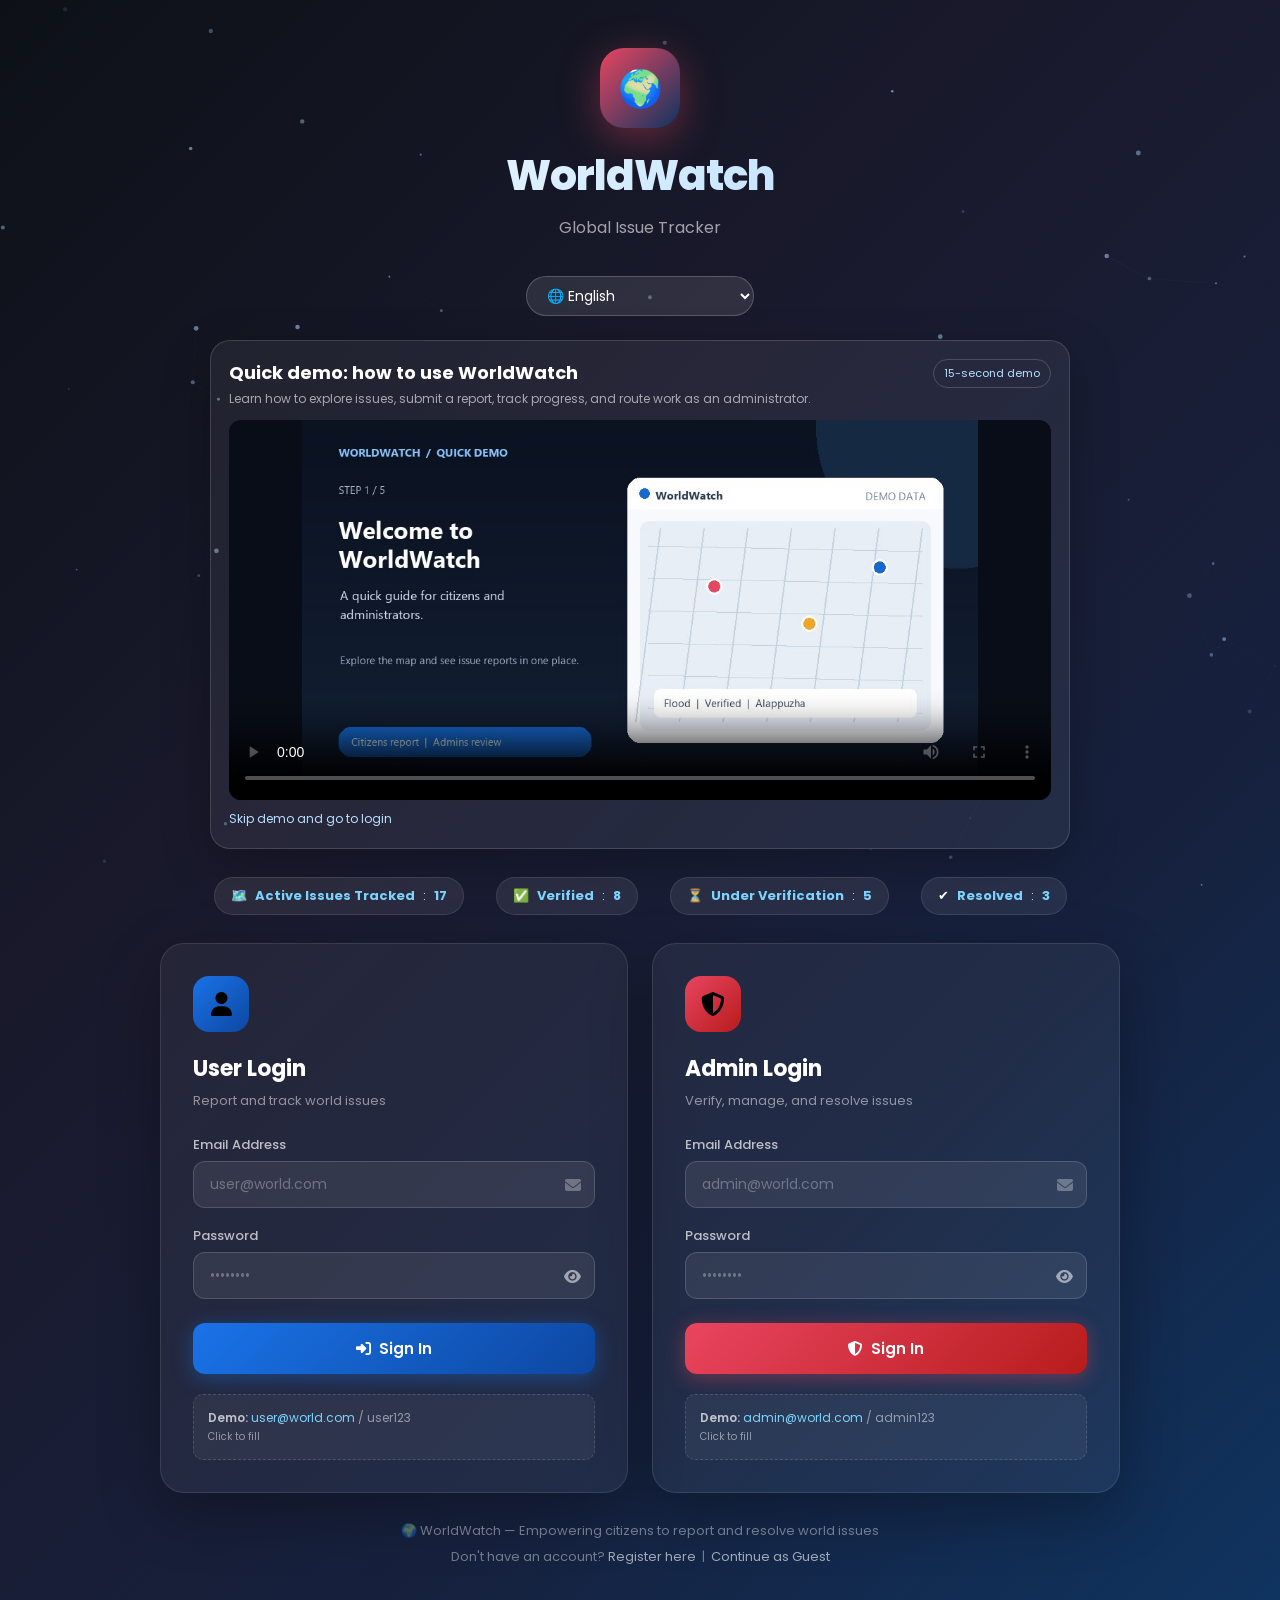
<file: index.html>
<!DOCTYPE html>
<html lang="en">
<head>
  <meta charset="UTF-8">
  <meta name="viewport" content="width=device-width, initial-scale=1.0">
  <title>WorldWatch – Global Issue Tracker | Login</title>
  <link rel="preconnect" href="https://fonts.googleapis.com">
  <link href="https://fonts.googleapis.com/css2?family=Poppins:wght@300;400;500;600;700;800;900&display=swap" rel="stylesheet">
  <link rel="stylesheet" href="https://cdnjs.cloudflare.com/ajax/libs/font-awesome/6.5.0/css/all.min.css">
  <style>
    :root {
      --primary: #1a73e8;
      --secondary: #4a148c;
      --accent: #e94560;
      --font: 'Poppins', sans-serif;
    }
    * { box-sizing: border-box; margin: 0; padding: 0; }
    body {
      font-family: var(--font);
      min-height: 100vh;
      background: linear-gradient(135deg, #0d1117 0%, #1a1a2e 40%, #16213e 70%, #0f3460 100%);
      display: flex;
      flex-direction: column;
      align-items: center;
      justify-content: center;
      position: relative;
      overflow-x: hidden;
      overflow-y: auto;
      padding: 28px 0;
    }
    canvas#particles {
      position: fixed;
      top: 0; left: 0;
      width: 100%; height: 100%;
      z-index: 0;
      pointer-events: none;
    }
    .login-wrapper {
      position: relative;
      z-index: 10;
      width: 100%;
      max-width: 1000px;
      padding: 20px;
    }

    /* Header */
    .login-header {
      text-align: center;
      margin-bottom: 36px;
      animation: fadeInDown 0.8s ease-out;
    }
    .logo-circle {
      width: 80px;
      height: 80px;
      background: linear-gradient(135deg, #e94560, #0f3460);
      border-radius: 24px;
      display: flex;
      align-items: center;
      justify-content: center;
      font-size: 36px;
      margin: 0 auto 16px;
      box-shadow: 0 10px 40px rgba(233,69,96,0.4);
      animation: float 3s ease-in-out infinite;
    }
    .login-title {
      font-size: 42px;
      font-weight: 800;
      background: linear-gradient(135deg, #fff, #a8d8ff);
      -webkit-background-clip: text;
      -webkit-text-fill-color: transparent;
      background-clip: text;
      letter-spacing: -1px;
    }
    .tagline-rotator {
      font-size: 16px;
      color: rgba(255,255,255,0.6);
      margin-top: 8px;
      min-height: 24px;
      transition: all 0.5s ease;
    }

    /* Language selector */
    .lang-bar {
      display: flex;
      justify-content: center;
      margin-bottom: 24px;
      animation: fadeIn 1s ease-out 0.3s both;
    }
    .lang-bar select {
      background: rgba(255,255,255,0.1);
      border: 1px solid rgba(255,255,255,0.2);
      color: #fff;
      font-family: var(--font);
      font-size: 14px;
      padding: 8px 16px;
      border-radius: 20px;
      cursor: pointer;
      backdrop-filter: blur(10px);
    }
    .lang-bar select option { background: #1a1a2e; color: #fff; }

    /* Login Cards Grid */
    .login-cards {
      display: grid;
      grid-template-columns: 1fr 1fr;
      gap: 24px;
      animation: slideInUp 0.8s ease-out 0.2s both;
    }
    @media (max-width: 700px) {
      .login-cards { grid-template-columns: 1fr; }
      .login-title { font-size: 28px; }
    }

    .login-card {
      background: rgba(255,255,255,0.05);
      border: 1px solid rgba(255,255,255,0.1);
      border-radius: 24px;
      padding: 32px;
      backdrop-filter: blur(20px);
      box-shadow: 0 20px 60px rgba(0,0,0,0.3);
      transition: transform 0.3s ease, box-shadow 0.3s ease;
    }
    .login-card:hover {
      transform: translateY(-6px);
      box-shadow: 0 30px 80px rgba(0,0,0,0.4);
    }

    .card-icon {
      width: 56px;
      height: 56px;
      border-radius: 16px;
      display: flex;
      align-items: center;
      justify-content: center;
      font-size: 24px;
      margin-bottom: 20px;
    }
    .card-icon.user { background: linear-gradient(135deg, #1a73e8, #0d47a1); }
    .card-icon.admin { background: linear-gradient(135deg, #e94560, #b71c1c); }

    .card-title {
      font-size: 22px;
      font-weight: 700;
      color: #fff;
      margin-bottom: 6px;
    }
    .card-subtitle {
      font-size: 13px;
      color: rgba(255,255,255,0.5);
      margin-bottom: 24px;
    }

    .form-group { margin-bottom: 18px; }
    .form-label {
      display: block;
      font-size: 13px;
      font-weight: 500;
      color: rgba(255,255,255,0.7);
      margin-bottom: 6px;
    }
    .form-input {
      width: 100%;
      padding: 12px 16px;
      background: rgba(255,255,255,0.08);
      border: 1px solid rgba(255,255,255,0.15);
      border-radius: 12px;
      color: #fff;
      font-family: var(--font);
      font-size: 14px;
      transition: all 0.3s ease;
    }
    .form-input:focus {
      outline: none;
      border-color: rgba(26,115,232,0.7);
      background: rgba(255,255,255,0.12);
      box-shadow: 0 0 0 3px rgba(26,115,232,0.2);
    }
    .form-input::placeholder { color: rgba(255,255,255,0.3); }

    .input-wrapper {
      position: relative;
    }
    .input-wrapper > i {
      position: absolute;
      right: 14px;
      top: 50%;
      transform: translateY(-50%);
      color: rgba(255,255,255,0.3);
      cursor: pointer;
    }
    .input-wrapper input { padding-right: 42px; }

    .error-msg {
      color: #ff6b6b;
      font-size: 12px;
      margin-top: 6px;
      display: none;
    }

    .btn-login {
      width: 100%;
      padding: 14px;
      border: none;
      border-radius: 12px;
      font-family: var(--font);
      font-size: 15px;
      font-weight: 600;
      cursor: pointer;
      transition: all 0.3s ease;
      display: flex;
      align-items: center;
      justify-content: center;
      gap: 8px;
      margin-top: 24px;
    }
    .btn-login.user {
      background: linear-gradient(135deg, #1a73e8, #0d47a1);
      color: #fff;
      box-shadow: 0 4px 20px rgba(26,115,232,0.4);
    }
    .btn-login.admin {
      background: linear-gradient(135deg, #e94560, #b71c1c);
      color: #fff;
      box-shadow: 0 4px 20px rgba(233,69,96,0.4);
    }
    .btn-login:hover {
      transform: translateY(-2px);
      box-shadow: 0 8px 30px rgba(0,0,0,0.3);
    }
    .btn-login:active { transform: translateY(0); }

    /* Demo credentials */
    .demo-box {
      margin-top: 20px;
      padding: 14px;
      background: rgba(255,255,255,0.05);
      border: 1px dashed rgba(255,255,255,0.15);
      border-radius: 10px;
      font-size: 12px;
      color: rgba(255,255,255,0.5);
    }
    .demo-box strong { color: rgba(255,255,255,0.7); font-weight: 600; }
    .demo-box span { color: #7dd3fc; cursor: pointer; }
    .demo-box span:hover { color: #fff; }

    /* Footer */
    .login-footer {
      text-align: center;
      margin-top: 28px;
      color: rgba(255,255,255,0.4);
      font-size: 13px;
      animation: fadeIn 1s ease-out 0.5s both;
    }
    .login-footer a { color: rgba(255,255,255,0.6); text-decoration: none; }
    .login-footer a:hover { color: #fff; }

    /* Issue Stats Banner */
    .stats-banner {
      display: flex;
      justify-content: center;
      gap: 32px;
      margin-bottom: 28px;
      flex-wrap: wrap;
      animation: fadeIn 1s ease-out 0.4s both;
    }
    .stat-pill {
      display: flex;
      align-items: center;
      gap: 8px;
      background: rgba(255,255,255,0.08);
      border: 1px solid rgba(255,255,255,0.1);
      border-radius: 20px;
      padding: 8px 16px;
      color: #fff;
      font-size: 13px;
    }
    .stat-pill span { font-weight: 700; color: #7dd3fc; }

    .login-tutorial {
      max-width: 860px;
      margin: 0 auto 28px;
      padding: 18px;
      border: 1px solid rgba(255,255,255,0.14);
      border-radius: 20px;
      background: rgba(255,255,255,0.06);
      box-shadow: 0 16px 48px rgba(0,0,0,0.25);
      animation: fadeIn 0.8s ease-out 0.35s both;
    }
    .tutorial-heading {
      display: flex;
      align-items: flex-start;
      justify-content: space-between;
      gap: 16px;
      margin-bottom: 12px;
    }
    .tutorial-heading h2 { color: #fff; font-size: 18px; font-weight: 700; }
    .tutorial-heading p { margin-top: 4px; color: rgba(255,255,255,0.6); font-size: 12px; }
    .tutorial-duration {
      flex-shrink: 0;
      padding: 5px 10px;
      border: 1px solid rgba(255,255,255,0.18);
      border-radius: 20px;
      color: #b9dfff;
      font-size: 11px;
    }
    .login-tutorial video {
      display: block;
      width: 100%;
      max-height: 380px;
      border-radius: 12px;
      background: #080d17;
    }
    .tutorial-skip { display: inline-block; margin-top: 10px; color: #b9dfff; font-size: 12px; text-decoration: none; }
    .tutorial-skip:hover { color: #fff; text-decoration: underline; }
    @media (max-width: 700px) {
      .login-tutorial { padding: 14px; }
      .tutorial-heading h2 { font-size: 16px; }
    }

    @keyframes fadeInDown {
      from { opacity: 0; transform: translateY(-30px); }
      to { opacity: 1; transform: translateY(0); }
    }
    @keyframes slideInUp {
      from { opacity: 0; transform: translateY(40px); }
      to { opacity: 1; transform: translateY(0); }
    }
    @keyframes fadeIn {
      from { opacity: 0; }
      to { opacity: 1; }
    }
    @keyframes float {
      0%, 100% { transform: translateY(0) rotate(0deg); }
      33% { transform: translateY(-8px) rotate(2deg); }
      66% { transform: translateY(-4px) rotate(-2deg); }
    }

    .spinner {
      width: 20px; height: 20px;
      border: 2px solid rgba(255,255,255,0.3);
      border-top-color: #fff;
      border-radius: 50%;
      animation: spin 0.8s linear infinite;
      display: none;
    }
    @keyframes spin { to { transform: rotate(360deg); } }
    .btn-login:disabled { cursor: wait; opacity: 0.75; }
    .error-msg[role="alert"] { line-height: 1.5; }
    .demo-box button {
      padding: 0;
      border: 0;
      background: none;
      color: #7dd3fc;
      font: inherit;
      cursor: pointer;
    }
    .demo-box button:hover { color: #fff; }
    .password-toggle {
      border: 0;
      padding: 8px;
      background: transparent;
      font-size: 15px;
    }
    .input-wrapper .password-toggle {
      position: absolute;
      top: 50%;
      right: 6px;
      transform: translateY(-50%);
      color: rgba(255,255,255,0.55);
      cursor: pointer;
    }
    .register-dialog {
      width: min(440px, calc(100% - 32px));
      max-height: calc(100vh - 32px);
      overflow-y: auto;
      margin: auto;
      padding: 28px;
      color: #fff;
      background: #171d2d;
      border: 1px solid rgba(255,255,255,0.18);
      border-radius: 20px;
      box-shadow: 0 24px 80px rgba(0,0,0,0.5);
    }
    .register-dialog::backdrop { background: rgba(3,8,18,0.78); backdrop-filter: blur(5px); }
    .register-dialog h2 { margin-bottom: 6px; }
    .register-dialog p { margin-bottom: 20px; color: rgba(255,255,255,0.65); font-size: 13px; }
    .register-actions { display: flex; gap: 12px; margin-top: 20px; }
    .register-actions button {
      flex: 1;
      padding: 11px 14px;
      border: 1px solid rgba(255,255,255,0.2);
      border-radius: 10px;
      color: #fff;
      background: rgba(255,255,255,0.08);
      font: inherit;
      cursor: pointer;
    }
    .register-actions button[type="submit"] {
      border: 0;
      background: linear-gradient(135deg, #1a73e8, #0d47a1);
    }
    @media (max-height: 760px) {
      body { align-items: flex-start; }
      .login-wrapper { margin: auto; }
    }
  </style>
</head>
<body>
<canvas id="particles"></canvas>

<div class="login-wrapper">
  <!-- Header -->
  <div class="login-header">
    <div class="logo-circle">🌍</div>
    <div class="login-title">WorldWatch</div>
    <div class="tagline-rotator" id="taglineRotator" data-i18n="tagline">Global Issue Tracker</div>
  </div>

  <!-- Language Selector -->
  <div class="lang-bar">
    <select id="langSelector" aria-label="Choose language" onchange="changeLang(this.value)">
      <option value="en">🌐 English</option>
      <option value="kn">🇮🇳 ಕನ್ನಡ (Kannada)</option>
      <option value="hi">🇮🇳 हिन्दी (Hindi)</option>
      <option value="te">🇮🇳 తెలుగు (Telugu)</option>
      <option value="ta">🇮🇳 தமிழ் (Tamil)</option>
      <option value="mr">🇮🇳 मराठी (Marathi)</option>
      <option value="ml">🇮🇳 മലയാളം (Malayalam)</option>
      <option value="od">🇮🇳 ଓଡ଼ିଆ (Odia)</option>
      <option value="bn">🇮🇳 বাংলা (Bengali)</option>
    </select>
  </div>

  <section class="login-tutorial" aria-labelledby="tutorialTitle">
    <div class="tutorial-heading">
      <div>
        <h2 id="tutorialTitle" data-i18n="tutorialTitle">Quick demo: how to use WorldWatch</h2>
        <p data-i18n="tutorialDesc">Learn how to explore issues, submit a report, track progress, and route work as an administrator.</p>
      </div>
      <span class="tutorial-duration" data-i18n="tutorialDuration">15-second demo</span>
    </div>
    <video controls playsinline preload="metadata" poster="tutorial-poster.jpg" aria-label="WorldWatch application tutorial video">
      <source src="tutorial.mp4" type="video/mp4">
      Your browser does not support MP4 video. Please use the controls to continue to login.
    </video>
    <a class="tutorial-skip" href="#loginCards" data-i18n="skipDemo">Skip demo and go to login</a>
  </section>

  <!-- Live Stats Banner -->
  <div class="stats-banner">
    <div class="stat-pill">🗺️ <span data-i18n="activeIssuesTracked">Issues Tracked</span>: <span id="statTotal">15</span></div>
    <div class="stat-pill">✅ <span data-i18n="verified">Verified</span>: <span id="statVerified">6</span></div>
    <div class="stat-pill">⏳ <span data-i18n="underReview">Under Review</span>: <span id="statReview">5</span></div>
    <div class="stat-pill">✔ <span data-i18n="resolved">Resolved</span>: <span id="statResolved">3</span></div>
  </div>

  <!-- Login Cards -->
  <div class="login-cards" id="loginCards">
    <!-- User Login -->
    <form class="login-card" id="userLoginForm" novalidate onsubmit="return doLogin(event, 'user')">
      <div class="card-icon user"><i class="fa fa-user"></i></div>
      <div class="card-title" data-i18n="userLogin">User Login</div>
      <div class="card-subtitle" data-i18n="userSubtitle">Report and track world issues</div>

      <div class="form-group">
        <label class="form-label" for="userEmail" data-i18n="email">Email Address</label>
        <div class="input-wrapper">
          <input type="email" class="form-input" id="userEmail" placeholder="user@world.com" autocomplete="username" required>
          <i class="fa fa-envelope"></i>
        </div>
      </div>
      <div class="form-group">
        <label class="form-label" for="userPassword" data-i18n="password">Password</label>
        <div class="input-wrapper">
          <input type="password" class="form-input" id="userPassword" placeholder="••••••••" autocomplete="current-password" required>
          <button class="password-toggle" type="button" aria-label="Show password" aria-pressed="false" id="toggleUserPwd" onclick="togglePwd('userPassword','toggleUserPwd')"><i class="fa fa-eye" aria-hidden="true"></i></button>
        </div>
      </div>
      <div class="error-msg" id="userError" role="alert" aria-live="polite">Invalid credentials. Try user@world.com / user123</div>
      <button class="btn-login user" type="submit">
        <span class="spinner" id="userSpinner"></span>
        <i class="fa fa-sign-in-alt"></i>
        <span data-i18n="loginBtn">Sign In as User</span>
      </button>
      <div class="demo-box">
        <strong>Demo:</strong>
        <button type="button" onclick="fillUser()">user@world.com</button> / user123
        <br><small data-i18n="clickToFill">Click email to auto-fill</small>
      </div>
    </form>

    <!-- Admin Login -->
    <form class="login-card" id="adminLoginForm" novalidate onsubmit="return doLogin(event, 'admin')">
      <div class="card-icon admin"><i class="fa fa-shield-halved"></i></div>
      <div class="card-title" data-i18n="adminLogin">Admin Login</div>
      <div class="card-subtitle" data-i18n="adminSubtitle">Verify, manage, and resolve issues</div>

      <div class="form-group">
        <label class="form-label" for="adminEmail" data-i18n="email">Email Address</label>
        <div class="input-wrapper">
          <input type="email" class="form-input" id="adminEmail" placeholder="admin@world.com" autocomplete="username" required>
          <i class="fa fa-envelope"></i>
        </div>
      </div>
      <div class="form-group">
        <label class="form-label" for="adminPassword" data-i18n="password">Password</label>
        <div class="input-wrapper">
          <input type="password" class="form-input" id="adminPassword" placeholder="••••••••" autocomplete="current-password" required>
          <button class="password-toggle" type="button" aria-label="Show password" aria-pressed="false" id="toggleAdminPwd" onclick="togglePwd('adminPassword','toggleAdminPwd')"><i class="fa fa-eye" aria-hidden="true"></i></button>
        </div>
      </div>
      <div class="error-msg" id="adminError" role="alert" aria-live="polite">Invalid credentials. Try admin@world.com / admin123</div>
      <button class="btn-login admin" type="submit">
        <span class="spinner" id="adminSpinner"></span>
        <i class="fa fa-shield-halved"></i>
        <span data-i18n="loginBtn">Sign In as Admin</span>
      </button>
      <div class="demo-box">
        <strong>Demo:</strong>
        <button type="button" onclick="fillAdmin()">admin@world.com</button> / admin123
        <br><small data-i18n="clickToFill">Click email to auto-fill</small>
      </div>
    </form>
  </div>

  <div class="login-footer">
    <p>🌍 WorldWatch — Empowering citizens to report and resolve world issues</p>
    <p style="margin-top:6px">Don't have an account? <a href="#" onclick="openRegistration(event)">Register here</a> &nbsp;|&nbsp; <a href="dashboard.html" onclick="continueAsGuest(event)">Continue as Guest</a></p>
  </div>
</div>

<dialog class="register-dialog" id="registerDialog" aria-labelledby="registerTitle">
  <h2 id="registerTitle" data-i18n="createAccount">Create an account</h2>
  <p data-i18n="registerPrompt">Register as a WorldWatch user to report and track issues.</p>
  <form id="registerForm" onsubmit="return registerUser(event)">
    <div class="form-group">
      <label class="form-label" for="registerName">Full name</label>
      <input class="form-input" id="registerName" name="name" autocomplete="name" maxlength="80" required>
    </div>
    <div class="form-group">
      <label class="form-label" for="registerEmail">Email address</label>
      <input class="form-input" id="registerEmail" name="email" type="email" autocomplete="email" required>
    </div>
    <div class="form-group">
      <label class="form-label" for="registerPassword">Password (at least 6 characters)</label>
      <input class="form-input" id="registerPassword" name="password" type="password" autocomplete="new-password" minlength="6" required>
    </div>
    <div class="error-msg" id="registerError" role="alert" aria-live="polite"></div>
    <div class="register-actions">
      <button type="button" onclick="closeRegistration()" data-i18n="cancel">Cancel</button>
      <button type="submit" data-i18n="createAccount">Create account</button>
    </div>
  </form>
</dialog>

<script src="translations.js"></script>
<script src="app.js"></script>
<script>
// Particle animation
const canvas = document.getElementById('particles');
const ctx = canvas.getContext('2d');
canvas.width = window.innerWidth;
canvas.height = window.innerHeight;

const particles = Array.from({length: 60}, () => ({
  x: Math.random() * canvas.width,
  y: Math.random() * canvas.height,
  r: Math.random() * 2 + 0.5,
  dx: (Math.random() - 0.5) * 0.5,
  dy: (Math.random() - 0.5) * 0.5,
  alpha: Math.random() * 0.5 + 0.1
}));

function animateParticles() {
  ctx.clearRect(0, 0, canvas.width, canvas.height);
  particles.forEach(p => {
    ctx.beginPath();
    ctx.arc(p.x, p.y, p.r, 0, Math.PI * 2);
    ctx.fillStyle = `rgba(168, 216, 255, ${p.alpha})`;
    ctx.fill();
    p.x += p.dx; p.y += p.dy;
    if (p.x < 0 || p.x > canvas.width) p.dx *= -1;
    if (p.y < 0 || p.y > canvas.height) p.dy *= -1;
  });
  // Draw connecting lines
  for (let i = 0; i < particles.length; i++) {
    for (let j = i+1; j < particles.length; j++) {
      const dist = Math.hypot(particles[i].x - particles[j].x, particles[i].y - particles[j].y);
      if (dist < 120) {
        ctx.beginPath();
        ctx.moveTo(particles[i].x, particles[i].y);
        ctx.lineTo(particles[j].x, particles[j].y);
        ctx.strokeStyle = `rgba(168,216,255,${0.08 * (1 - dist/120)})`;
        ctx.lineWidth = 0.5;
        ctx.stroke();
      }
    }
  }
  requestAnimationFrame(animateParticles);
}
animateParticles();
window.addEventListener('resize', () => {
  canvas.width = window.innerWidth;
  canvas.height = window.innerHeight;
});

// Tagline rotator
const taglines = {
  en: "Global Issue Tracker – Making the World a Safer Place",
  kn: "ಜಾಗತಿಕ ಸಮಸ್ಯೆ ಟ್ರ್ಯಾಕರ್ – ವಿಶ್ವವನ್ನು ಸುರಕ್ಷಿತ ಸ್ಥಳ ಮಾಡುವ ಪ್ರಯಾಸ",
  hi: "वैश्विक समस्या ट्रैकर – दुनिया को सुरक्षित बनाने का प्रयास",
  te: "ప్రపంచ సమస్య ట్రాకర్ – ప్రపంచాన్ని సురక్షితంగా చేద్దాం",
  ta: "உலகளாவிய சிக்கல் கண்காணிப்பு – உலகை பாதுகாப்பானதாக மாற்றுவோம்",
  mr: "जागतिक समस्या ट्रॅकर – जग सुरक्षित करण्याचा प्रयत्न",
  ml: "ആഗോള പ്രശ്ന ട്രാക്കർ – ലോകത്തെ സുരക്ഷിതമാക്കാൻ",
  od: "ବୈଶ୍ୱିକ ସମସ୍ୟା ଟ୍ରାକର – ବିଶ୍ୱକୁ ସୁରକ୍ଷିତ ସ୍ଥାନ ତିଆରି",
  bn: "বৈশ্বিক সমস্যা ট্র্যাকার – বিশ্বকে নিরাপদ করার প্রচেষ্টা"
};
const taglineKeys = Object.keys(taglines);
let taglineIdx = 0;
function rotateTagline() {
  const el = document.getElementById('taglineRotator');
  el.style.opacity = 0;
  setTimeout(() => {
    taglineIdx = (taglineIdx + 1) % taglineKeys.length;
    el.textContent = taglines[taglineKeys[taglineIdx]];
    el.style.opacity = 1;
  }, 500);
}
setInterval(rotateTagline, 3000);

// Load stats
function loadStats() {
  DATA.init();
  const stats = DATA.getStats();
  document.getElementById('statTotal').textContent = stats.total;
  document.getElementById('statVerified').textContent = stats.verified;
  document.getElementById('statReview').textContent = stats.reviewing;
  document.getElementById('statResolved').textContent = stats.resolved;
}
loadStats();

// Language change
function changeLang(lang) {
  document.getElementById('langSelector').value = lang;
  i18n.setLang(lang);
  document.getElementById('taglineRotator').textContent = taglines[lang] || taglines.en;
}

// Toggle password visibility
function togglePwd(inputId, iconId) {
  const inp = document.getElementById(inputId);
  const ico = document.getElementById(iconId);
  const isHidden = inp.type === 'password';
  inp.type = isHidden ? 'text' : 'password';
  ico.setAttribute('aria-pressed', String(isHidden));
  ico.setAttribute('aria-label', isHidden ? 'Hide password' : 'Show password');
  ico.querySelector('i').className = isHidden ? 'fa fa-eye-slash' : 'fa fa-eye';
}

// Auto-fill demo credentials
function fillUser() {
  document.getElementById('userEmail').value = 'user@world.com';
  document.getElementById('userPassword').value = 'user123';
  document.getElementById('userError').style.display = 'none';
}
function fillAdmin() {
  document.getElementById('adminEmail').value = 'admin@world.com';
  document.getElementById('adminPassword').value = 'admin123';
  document.getElementById('adminError').style.display = 'none';
}

// Login logic
function doLogin(event, role) {
  event.preventDefault();
  const form = document.getElementById(role + 'LoginForm');
  if (!form.reportValidity()) return false;
  const emailId = role + 'Email';
  const pwdId = role + 'Password';
  const errorId = role + 'Error';
  const spinnerId = role + 'Spinner';

  const email = document.getElementById(emailId).value.trim().toLowerCase();
  const password = document.getElementById(pwdId).value;
  const errorEl = document.getElementById(errorId);
  const spinner = document.getElementById(spinnerId);
  const button = form.querySelector('.btn-login');

  errorEl.style.display = 'none';
  button.disabled = true;
  spinner.style.display = 'block';

  setTimeout(() => {
    try {
      const user = AUTH.login(email, password, role);
      if (user) {
        window.location.href = role === 'admin' ? 'admin.html' : 'dashboard.html';
        return;
      }
      errorEl.textContent = `${i18n.t('invalid')} Try ${role}@world.com / ${role === 'admin' ? 'admin123' : 'user123'}.`;
      errorEl.style.display = 'block';
    } catch (error) {
      errorEl.textContent = 'Unable to save your session in this browser. Check storage settings and try again.';
      errorEl.style.display = 'block';
    } finally {
      spinner.style.display = 'none';
      button.disabled = false;
    }
  }, 300);
  return false;
}

function openRegistration(event) {
  event.preventDefault();
  document.getElementById('registerError').style.display = 'none';
  document.getElementById('registerDialog').showModal();
  document.getElementById('registerName').focus();
}

function closeRegistration() {
  document.getElementById('registerDialog').close();
}

function registerUser(event) {
  event.preventDefault();
  const form = event.currentTarget;
  if (!form.reportValidity()) return false;
  const errorEl = document.getElementById('registerError');
  const submitButton = form.querySelector('[type="submit"]');
  const name = document.getElementById('registerName').value.trim();
  const email = document.getElementById('registerEmail').value.trim().toLowerCase();
  const password = document.getElementById('registerPassword').value;
  errorEl.style.display = 'none';
  submitButton.disabled = true;

  try {
    const result = AUTH.register(name, email, password);
    if (!result.ok) {
      errorEl.textContent = result.msg;
      errorEl.style.display = 'block';
      return false;
    }
    document.getElementById('userEmail').value = email;
    document.getElementById('userPassword').value = password;
    closeRegistration();
    doLogin({ preventDefault() {} }, 'user');
  } catch (error) {
    errorEl.textContent = 'Unable to create your account in this browser. Check storage settings and try again.';
    errorEl.style.display = 'block';
  } finally {
    submitButton.disabled = false;
  }
  return false;
}

function continueAsGuest(event) {
  event.preventDefault();
  try {
    AUTH.guest();
    window.location.href = 'dashboard.html';
  } catch (error) {
    const userError = document.getElementById('userError');
    userError.textContent = 'Unable to save a guest session in this browser. Check storage settings and try again.';
    userError.style.display = 'block';
  }
}

// Initialize language from storage
i18n.loadSaved();
i18n.applyAll();
const savedLang = i18n.current;
const langSel = document.getElementById('langSelector');
if (langSel) langSel.value = savedLang;
const tagEl = document.getElementById('taglineRotator');
if (tagEl) tagEl.textContent = taglines[savedLang] || taglines.en;

// Check if already logged in
const session = AUTH.getSession();
if (session) {
  window.location.href = session.role === 'admin' ? 'admin.html' : 'dashboard.html';
}
</script>
</body>
</html>
</file>
